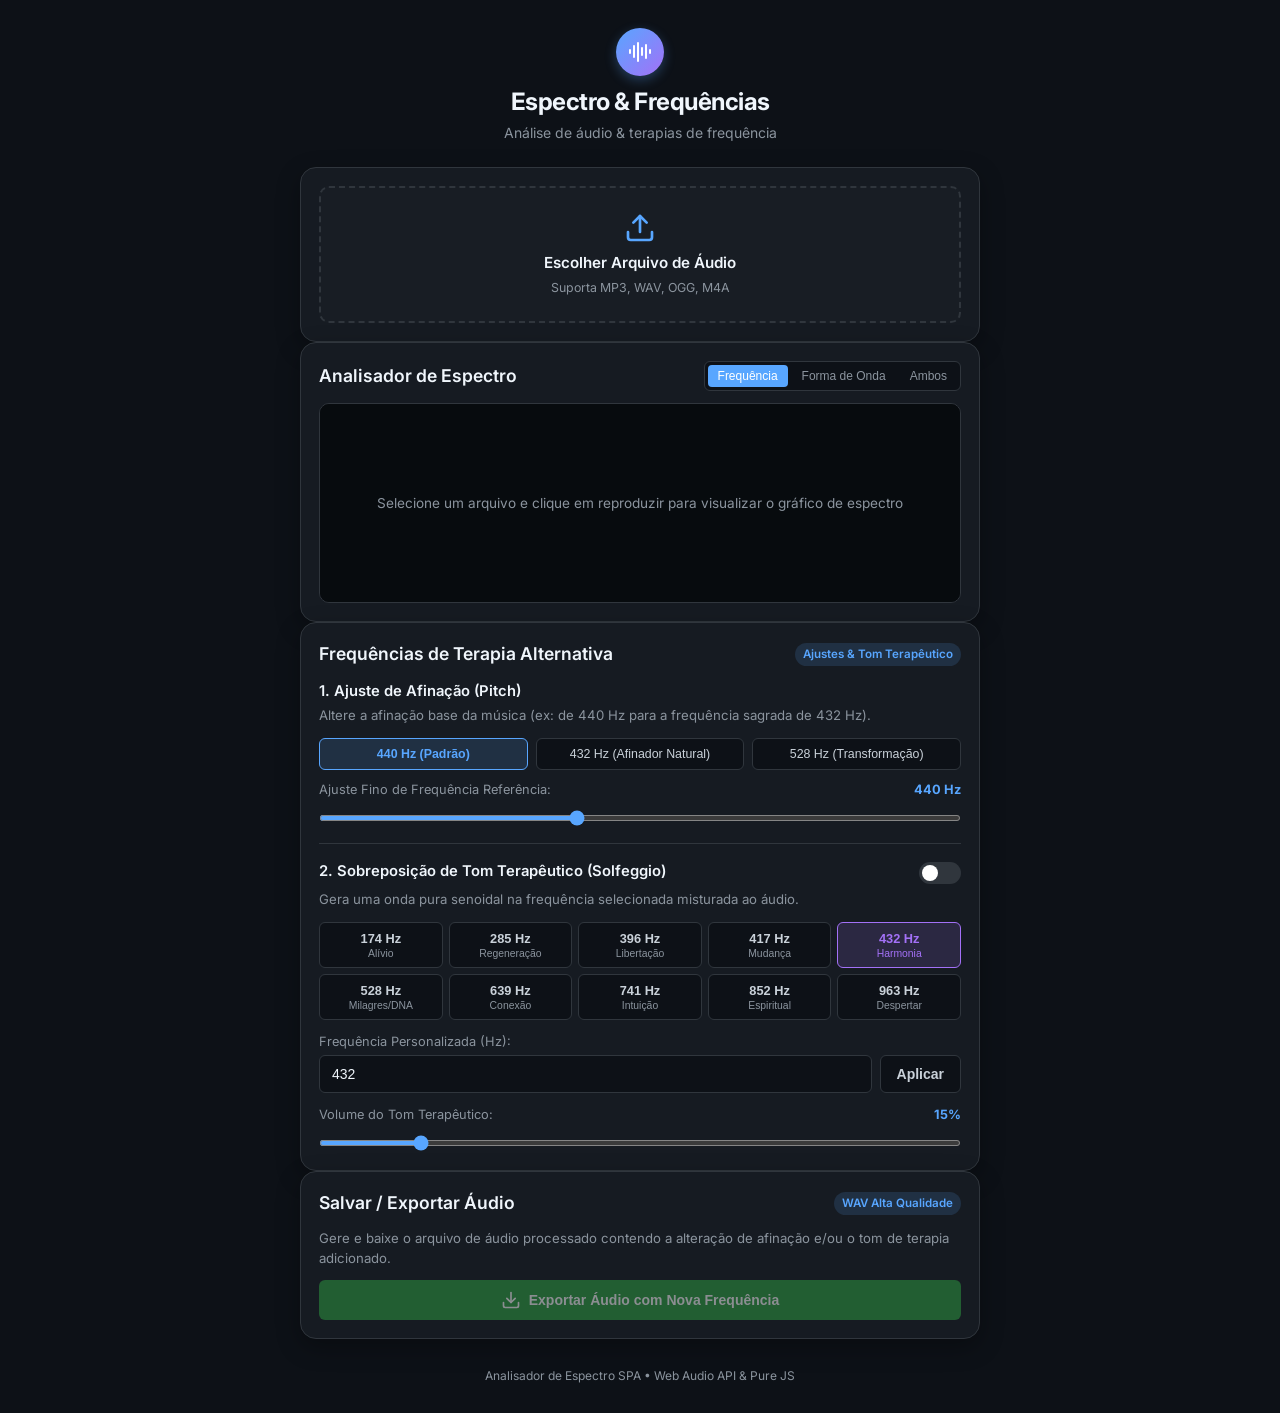
<file: index.html>
<!DOCTYPE html>
<html lang="pt-BR">
<head>
  <meta charset="UTF-8">
  <meta name="viewport" content="width=device-width, initial-scale=1.0">
  <title>Analisador de Espectro & Frequências</title>
  <link rel="stylesheet" href="style.css">
  <link rel="preconnect" href="https://fonts.googleapis.com">
  <link rel="preconnect" href="https://fonts.gstatic.com" crossorigin>
  <link href="https://fonts.googleapis.com/css2?family=Inter:wght@300;400;500;600;700&display=swap" rel="stylesheet">
</head>
<body>
  <div class="app-container">
    <header class="app-header">
      <div class="logo-badge">
        <svg width="24" height="24" viewBox="0 0 24 24" fill="none" stroke="currentColor" stroke-width="2" stroke-linecap="round" stroke-linejoin="round">
          <path d="M2 10v3M6 6v11M10 3v18M14 8v7M18 5v13M22 10v3"/>
        </svg>
      </div>
      <h1>Espectro & Frequências</h1>
      <p class="subtitle">Análise de áudio & terapias de frequência</p>
    </header>

    <main class="app-main">
      <!-- File Selector Section -->
      <section class="card upload-card">
        <label for="audio-file" class="file-dropzone" id="dropzone">
          <svg class="icon-upload" width="32" height="32" viewBox="0 0 24 24" fill="none" stroke="currentColor" stroke-width="2" stroke-linecap="round" stroke-linejoin="round">
            <path d="M21 15v4a2 2 0 0 1-2 2H5a2 2 0 0 1-2-2v-4"/>
            <polyline points="17 8 12 3 7 8"/>
            <line x1="12" y1="3" x2="12" y2="15"/>
          </svg>
          <span class="dropzone-title" id="file-label-text">Escolher Arquivo de Áudio</span>
          <span class="dropzone-subtitle">Suporta MP3, WAV, OGG, M4A</span>
          <input type="file" id="audio-file" accept="audio/*" class="visually-hidden">
        </label>
      </section>

      <!-- Player Controls & Info -->
      <section class="card player-card hidden" id="player-section">
        <div class="track-info">
          <span class="track-name" id="track-name">Nenhum arquivo selecionado</span>
          <span class="track-time" id="track-time">00:00 / 00:00</span>
        </div>

        <div class="progress-bar-container" id="progress-container">
          <div class="progress-bar" id="progress-bar"></div>
        </div>

        <div class="player-controls">
          <button id="btn-play-pause" class="btn btn-primary btn-circle" title="Reproduzir / Pausar">
            <svg id="icon-play" width="24" height="24" viewBox="0 0 24 24" fill="currentColor">
              <polygon points="5 3 19 12 5 21 5 3"></polygon>
            </svg>
            <svg id="icon-pause" class="hidden" width="24" height="24" viewBox="0 0 24 24" fill="currentColor">
              <rect x="6" y="4" width="4" height="16"></rect>
              <rect x="14" y="4" width="4" height="16"></rect>
            </svg>
          </button>

          <button id="btn-stop" class="btn btn-secondary btn-circle" title="Parar">
            <svg width="18" height="18" viewBox="0 0 24 24" fill="currentColor">
              <rect x="4" y="4" width="16" height="16" rx="2"></rect>
            </svg>
          </button>

          <div class="volume-container">
            <svg width="20" height="20" viewBox="0 0 24 24" fill="none" stroke="currentColor" stroke-width="2">
              <polygon points="11 5 6 9 2 9 2 15 6 15 11 19 11 5"></polygon>
              <path d="M15.54 8.46a5 5 0 0 1 0 7.07"></path>
            </svg>
            <input type="range" id="volume-slider" min="0" max="1" step="0.01" value="1" title="Volume">
          </div>
        </div>
      </section>

      <!-- Spectrum Visualizer Section -->
      <section class="card visualizer-card">
        <div class="visualizer-header">
          <h2>Analisador de Espectro</h2>
          <div class="visualizer-modes">
            <button class="btn-chip active" data-mode="bars">Frequência</button>
            <button class="btn-chip" data-mode="wave">Forma de Onda</button>
            <button class="btn-chip" data-mode="dual">Ambos</button>
          </div>
        </div>
        <div class="canvas-wrapper">
          <canvas id="visualizer-canvas"></canvas>
          <div class="canvas-placeholder" id="canvas-placeholder">
            <span>Selecione um arquivo e clique em reproduzir para visualizar o gráfico de espectro</span>
          </div>
        </div>
      </section>

      <!-- Therapy Frequencies Section -->
      <section class="card therapy-card">
        <div class="card-header">
          <h2>Frequências de Terapia Alternativa</h2>
          <span class="badge">Ajustes & Tom Terapêutico</span>
        </div>

        <!-- Option A: Tuning Pitch Shifter -->
        <div class="therapy-block">
          <h3>1. Ajuste de Afinação (Pitch)</h3>
          <p class="section-desc">Altere a afinação base da música (ex: de 440 Hz para a frequência sagrada de 432 Hz).</p>
          <div class="pitch-preset-buttons">
            <button class="btn-preset active" data-pitch="440">440 Hz (Padrão)</button>
            <button class="btn-preset" data-pitch="432">432 Hz (Afinador Natural)</button>
            <button class="btn-preset" data-pitch="528">528 Hz (Transformação)</button>
          </div>
          <div class="slider-group">
            <div class="slider-label">
              <span>Ajuste Fino de Frequência Referência:</span>
              <strong id="pitch-val-display">440 Hz</strong>
            </div>
            <input type="range" id="pitch-slider" min="400" max="500" step="0.5" value="440">
          </div>
        </div>

        <hr class="divider">

        <!-- Option B: Solfeggio / Binaural Tone Generator Overlay -->
        <div class="therapy-block">
          <div class="toggle-header">
            <h3>2. Sobreposição de Tom Terapêutico (Solfeggio)</h3>
            <label class="switch">
              <input type="checkbox" id="tone-toggle">
              <span class="slider round"></span>
            </label>
          </div>
          <p class="section-desc">Gera uma onda pura senoidal na frequência selecionada misturada ao áudio.</p>

          <div class="solfeggio-presets">
            <button class="btn-solfeggio" data-freq="174">174 Hz <small>Alívio</small></button>
            <button class="btn-solfeggio" data-freq="285">285 Hz <small>Regeneração</small></button>
            <button class="btn-solfeggio" data-freq="396">396 Hz <small>Libertação</small></button>
            <button class="btn-solfeggio" data-freq="417">417 Hz <small>Mudança</small></button>
            <button class="btn-solfeggio active" data-freq="432">432 Hz <small>Harmonia</small></button>
            <button class="btn-solfeggio" data-freq="528">528 Hz <small>Milagres/DNA</small></button>
            <button class="btn-solfeggio" data-freq="639">639 Hz <small>Conexão</small></button>
            <button class="btn-solfeggio" data-freq="741">741 Hz <small>Intuição</small></button>
            <button class="btn-solfeggio" data-freq="852">852 Hz <small>Espiritual</small></button>
            <button class="btn-solfeggio" data-freq="963">963 Hz <small>Despertar</small></button>
          </div>

          <div class="custom-freq-group">
            <label for="custom-freq-input">Frequência Personalizada (Hz):</label>
            <div class="input-with-button">
              <input type="number" id="custom-freq-input" min="20" max="20000" step="1" value="432">
              <button id="btn-apply-custom-freq" class="btn btn-secondary">Aplicar</button>
            </div>
          </div>

          <div class="slider-group">
            <div class="slider-label">
              <span>Volume do Tom Terapêutico:</span>
              <strong id="tone-vol-display">15%</strong>
            </div>
            <input type="range" id="tone-vol-slider" min="0" max="1" step="0.01" value="0.15">
          </div>
        </div>
      </section>

      <!-- Audio Export Section -->
      <section class="card export-card">
        <div class="card-header">
          <h2>Salvar / Exportar Áudio</h2>
          <span class="badge">WAV Alta Qualidade</span>
        </div>
        <p class="section-desc">Gere e baixe o arquivo de áudio processado contendo a alteração de afinação e/ou o tom de terapia adicionado.</p>

        <div class="export-controls">
          <button id="btn-export-audio" class="btn btn-accent btn-block" disabled>
            <svg width="20" height="20" viewBox="0 0 24 24" fill="none" stroke="currentColor" stroke-width="2" stroke-linecap="round" stroke-linejoin="round">
              <path d="M21 15v4a2 2 0 0 1-2 2H5a2 2 0 0 1-2-2v-4"/>
              <polyline points="7 10 12 15 17 10"/>
              <line x1="12" y1="15" x2="12" y2="3"/>
            </svg>
            <span>Exportar Áudio com Nova Frequência</span>
          </button>
          <div id="export-status" class="export-status hidden">
            <div class="spinner hidden" id="export-spinner"></div>
            <span id="export-status-text">Processando áudio...</span>
          </div>
        </div>
      </section>
    </main>

    <footer class="app-footer">
      <p>Analisador de Espectro SPA &bull; Web Audio API & Pure JS</p>
    </footer>
  </div>

  <script src="app.js"></script>
</body>
</html>
</file>
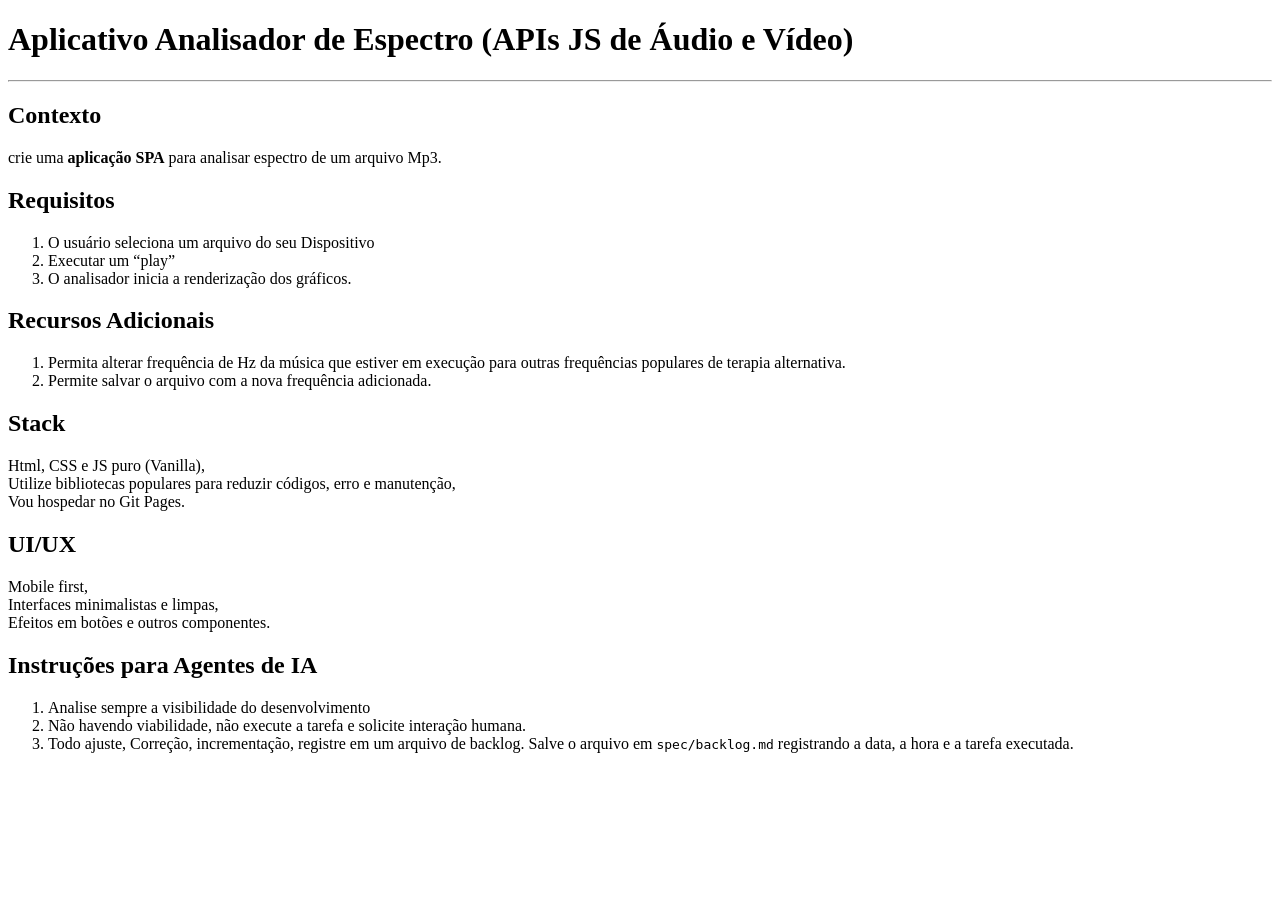
<file: Spec/Welcome file.html>
﻿<!DOCTYPE html>
<html>

<head>
  <meta charset="utf-8">
  <meta name="viewport" content="width=device-width, initial-scale=1.0">
  <title>Welcome file</title>
  <link rel="stylesheet" href="https://stackedit.io/style.css" />
</head>

<body class="stackedit">
  <div class="stackedit__html"><h1 id="aplicativo-analisador-de-espectro-apis-js-de-áudio-e-vídeo">Aplicativo Analisador de Espectro (APIs JS de Áudio e Vídeo)</h1>
<hr>
<h2 id="contexto">Contexto</h2>
<p>crie uma <strong>aplicação SPA</strong> para analisar espectro de um arquivo Mp3.</p>
<h2 id="requisitos">Requisitos</h2>
<ol>
<li>O usuário seleciona um arquivo do seu Dispositivo</li>
<li>Executar um “play”</li>
<li>O analisador inicia a renderização dos gráficos.</li>
</ol>
<h2 id="recursos-adicionais">Recursos Adicionais</h2>
<ol>
<li>Permita alterar frequência de Hz da música que estiver em execução para outras frequências populares de terapia alternativa.</li>
<li>Permite salvar o arquivo com a nova frequência adicionada.</li>
</ol>
<h2 id="stack">Stack</h2>
<p>Html, CSS e JS puro (Vanilla),<br>
Utilize bibliotecas populares para reduzir códigos, erro e manutenção,<br>
Vou hospedar no Git Pages.</p>
<h2 id="uiux">UI/UX</h2>
<p>Mobile first,<br>
Interfaces minimalistas e limpas,<br>
Efeitos em botões e outros componentes.</p>
<h2 id="instruções-para-agentes-de-ia">Instruções para Agentes de IA</h2>
<ol>
<li>Analise sempre a visibilidade do desenvolvimento</li>
<li>Não havendo viabilidade, não execute a tarefa e solicite interação humana.</li>
<li>Todo ajuste, Correção, incrementação, registre em um arquivo de backlog. Salve o arquivo em <code>spec/backlog.md</code> registrando a data, a hora e a tarefa executada.</li>
</ol>
</div>
</body>

</html>
</file>
<file: style.css>
/* RESET & VARIABLES */
:root {
  --bg-color: #0d1117;
  --card-bg: #161b22;
  --card-border: #30363d;
  --text-main: #c9d1d9;
  --text-muted: #8b949e;
  --text-heading: #f0f6fc;
  --primary: #58a6ff;
  --primary-hover: #79c0ff;
  --primary-alpha: rgba(88, 166, 255, 0.15);
  --accent: #2ea043;
  --accent-hover: #3fb950;
  --accent-alpha: rgba(46, 160, 67, 0.15);
  --purple: #a371f7;
  --purple-alpha: rgba(163, 113, 247, 0.15);
  --font-family: 'Inter', system-ui, -apple-system, BlinkMacSystemFont, 'Segoe UI', Roboto, sans-serif;
  --radius-lg: 16px;
  --radius-md: 10px;
  --radius-sm: 6px;
  --shadow: 0 8px 24px rgba(0, 0, 0, 0.3);
  --transition: all 0.2s cubic-bezier(0.16, 1, 0.3, 1);
}

* {
  box-sizing: border-box;
  margin: 0;
  padding: 0;
}

body {
  background-color: var(--bg-color);
  color: var(--text-main);
  font-family: var(--font-family);
  line-height: 1.5;
  min-height: 100vh;
  padding: 16px 12px;
  display: flex;
  justify-content: center;
}

/* APP CONTAINER */
.app-container {
  width: 100%;
  max-width: 680px;
  display: flex;
  flex-direction: column;
  gap: 16px;
}

/* HEADER */
.app-header {
  text-align: center;
  padding: 12px 0 8px 0;
}

.logo-badge {
  display: inline-flex;
  align-items: center;
  justify-content: center;
  width: 48px;
  height: 48px;
  border-radius: 50%;
  background: linear-gradient(135deg, var(--primary), var(--purple));
  color: #fff;
  margin-bottom: 8px;
  box-shadow: 0 4px 12px rgba(88, 166, 255, 0.3);
}

.app-header h1 {
  font-size: 1.5rem;
  font-weight: 700;
  color: var(--text-heading);
  letter-spacing: -0.5px;
}

.app-header .subtitle {
  font-size: 0.875rem;
  color: var(--text-muted);
  margin-top: 2px;
}

/* CARDS */
.card {
  background-color: var(--card-bg);
  border: 1px solid var(--card-border);
  border-radius: var(--radius-lg);
  padding: 18px;
  box-shadow: var(--shadow);
  transition: var(--transition);
}

.card-header {
  display: flex;
  align-items: center;
  justify-content: space-between;
  margin-bottom: 12px;
}

.card h2 {
  font-size: 1.1rem;
  font-weight: 600;
  color: var(--text-heading);
}

.badge {
  font-size: 0.725rem;
  padding: 3px 8px;
  border-radius: 12px;
  background-color: var(--primary-alpha);
  color: var(--primary);
  font-weight: 600;
}

.section-desc {
  font-size: 0.825rem;
  color: var(--text-muted);
  margin-bottom: 12px;
}

.divider {
  border: 0;
  height: 1px;
  background-color: var(--card-border);
  margin: 16px 0;
}

/* UPLOAD CARD / DROPZONE */
.file-dropzone {
  display: flex;
  flex-direction: column;
  align-items: center;
  justify-content: center;
  padding: 24px 16px;
  border: 2px dashed var(--card-border);
  border-radius: var(--radius-md);
  cursor: pointer;
  transition: var(--transition);
  text-align: center;
  background-color: rgba(255, 255, 255, 0.01);
}

.file-dropzone:hover, .file-dropzone.dragover {
  border-color: var(--primary);
  background-color: var(--primary-alpha);
}

.icon-upload {
  color: var(--primary);
  margin-bottom: 8px;
  transition: var(--transition);
}

.file-dropzone:hover .icon-upload {
  transform: translateY(-2px);
}

.dropzone-title {
  font-size: 0.95rem;
  font-weight: 600;
  color: var(--text-heading);
}

.dropzone-subtitle {
  font-size: 0.775rem;
  color: var(--text-muted);
  margin-top: 4px;
}

.visually-hidden {
  position: absolute;
  width: 1px;
  height: 1px;
  padding: 0;
  margin: -1px;
  overflow: hidden;
  clip: rect(0, 0, 0, 0);
  border: 0;
}

/* PLAYER CARD */
.track-info {
  display: flex;
  justify-content: space-between;
  align-items: center;
  font-size: 0.85rem;
  margin-bottom: 8px;
}

.track-name {
  font-weight: 600;
  color: var(--text-heading);
  white-space: nowrap;
  overflow: hidden;
  text-overflow: ellipsis;
  max-width: 70%;
}

.track-time {
  font-family: monospace;
  color: var(--text-muted);
  font-size: 0.8rem;
}

.progress-bar-container {
  height: 6px;
  background-color: var(--card-border);
  border-radius: 3px;
  cursor: pointer;
  overflow: hidden;
  margin-bottom: 14px;
  position: relative;
}

.progress-bar {
  height: 100%;
  width: 0%;
  background: linear-gradient(90deg, var(--primary), var(--purple));
  border-radius: 3px;
  transition: width 0.1s linear;
}

.player-controls {
  display: flex;
  align-items: center;
  gap: 12px;
}

.btn-circle {
  width: 44px;
  height: 44px;
  border-radius: 50%;
  display: inline-flex;
  align-items: center;
  justify-content: center;
  padding: 0;
  flex-shrink: 0;
}

.volume-container {
  display: flex;
  align-items: center;
  gap: 8px;
  margin-left: auto;
  color: var(--text-muted);
}

.volume-container input[type="range"] {
  width: 80px;
}

/* VISUALIZER CARD */
.visualizer-header {
  display: flex;
  justify-content: space-between;
  align-items: center;
  margin-bottom: 12px;
  flex-wrap: wrap;
  gap: 8px;
}

.visualizer-modes {
  display: flex;
  gap: 4px;
  background-color: var(--bg-color);
  padding: 3px;
  border-radius: var(--radius-sm);
  border: 1px solid var(--card-border);
}

.btn-chip {
  background: transparent;
  border: none;
  color: var(--text-muted);
  padding: 4px 10px;
  font-size: 0.75rem;
  font-weight: 500;
  border-radius: 4px;
  cursor: pointer;
  transition: var(--transition);
}

.btn-chip.active {
  background-color: var(--primary);
  color: #fff;
}

.canvas-wrapper {
  position: relative;
  width: 100%;
  height: 200px;
  background-color: #080b0f;
  border-radius: var(--radius-md);
  border: 1px solid var(--card-border);
  overflow: hidden;
}

canvas {
  width: 100%;
  height: 100%;
  display: block;
}

.canvas-placeholder {
  position: absolute;
  inset: 0;
  display: flex;
  align-items: center;
  justify-content: center;
  text-align: center;
  padding: 20px;
  color: var(--text-muted);
  font-size: 0.85rem;
  background-color: rgba(8, 11, 15, 0.85);
  pointer-events: none;
  transition: var(--transition);
}

.canvas-placeholder.hidden {
  opacity: 0;
  visibility: hidden;
}

/* THERAPY CARD */
.therapy-block h3 {
  font-size: 0.925rem;
  font-weight: 600;
  color: var(--text-heading);
  margin-bottom: 4px;
}

.pitch-preset-buttons {
  display: grid;
  grid-template-columns: repeat(3, 1fr);
  gap: 8px;
  margin: 10px 0;
}

.btn-preset {
  background-color: var(--bg-color);
  border: 1px solid var(--card-border);
  color: var(--text-main);
  padding: 8px;
  font-size: 0.775rem;
  font-weight: 500;
  border-radius: var(--radius-sm);
  cursor: pointer;
  transition: var(--transition);
}

.btn-preset:hover {
  border-color: var(--primary);
  color: var(--primary);
}

.btn-preset.active {
  background-color: var(--primary-alpha);
  border-color: var(--primary);
  color: var(--primary);
  font-weight: 600;
}

.slider-group {
  margin-top: 10px;
}

.slider-label {
  display: flex;
  justify-content: space-between;
  font-size: 0.8rem;
  color: var(--text-muted);
  margin-bottom: 4px;
}

.slider-label strong {
  color: var(--primary);
}

input[type="range"] {
  width: 100%;
  height: 6px;
  border-radius: 3px;
  background: var(--card-border);
  outline: none;
  accent-color: var(--primary);
  cursor: pointer;
}

/* SOLFEGGIO PRESETS */
.toggle-header {
  display: flex;
  justify-content: space-between;
  align-items: center;
  margin-bottom: 4px;
}

/* Toggle Switch Component */
.switch {
  position: relative;
  display: inline-block;
  width: 42px;
  height: 22px;
}

.switch input {
  opacity: 0;
  width: 0;
  height: 0;
}

.slider.round {
  position: absolute;
  cursor: pointer;
  inset: 0;
  background-color: var(--card-border);
  transition: .2s;
  border-radius: 22px;
}

.slider.round:before {
  position: absolute;
  content: "";
  height: 16px;
  width: 16px;
  left: 3px;
  bottom: 3px;
  background-color: white;
  transition: .2s;
  border-radius: 50%;
}

input:checked + .slider.round {
  background-color: var(--purple);
}

input:checked + .slider.round:before {
  transform: translateX(20px);
}

.solfeggio-presets {
  display: grid;
  grid-template-columns: repeat(5, 1fr);
  gap: 6px;
  margin: 12px 0;
}

@media (max-width: 480px) {
  .solfeggio-presets {
    grid-template-columns: repeat(3, 1fr);
  }
}

.btn-solfeggio {
  background-color: var(--bg-color);
  border: 1px solid var(--card-border);
  color: var(--text-main);
  padding: 8px 4px;
  border-radius: var(--radius-sm);
  cursor: pointer;
  transition: var(--transition);
  display: flex;
  flex-direction: column;
  align-items: center;
  font-size: 0.8rem;
  font-weight: 600;
}

.btn-solfeggio small {
  font-size: 0.65rem;
  font-weight: 400;
  color: var(--text-muted);
  margin-top: 2px;
}

.btn-solfeggio:hover {
  border-color: var(--purple);
  color: var(--purple);
}

.btn-solfeggio.active {
  background-color: var(--purple-alpha);
  border-color: var(--purple);
  color: var(--purple);
}

.btn-solfeggio.active small {
  color: var(--purple);
}

.custom-freq-group {
  margin: 12px 0;
  font-size: 0.8rem;
  color: var(--text-muted);
}

.custom-freq-group label {
  display: block;
  margin-bottom: 4px;
}

.input-with-button {
  display: flex;
  gap: 8px;
}

.input-with-button input[type="number"] {
  flex: 1;
  background-color: var(--bg-color);
  border: 1px solid var(--card-border);
  border-radius: var(--radius-sm);
  padding: 8px 12px;
  color: var(--text-heading);
  font-size: 0.875rem;
  outline: none;
}

.input-with-button input[type="number"]:focus {
  border-color: var(--purple);
}

/* BUTTON STYLES & EFFECTS */
.btn {
  border: none;
  border-radius: var(--radius-sm);
  padding: 10px 16px;
  font-size: 0.875rem;
  font-weight: 600;
  cursor: pointer;
  display: inline-flex;
  align-items: center;
  justify-content: center;
  gap: 8px;
  transition: var(--transition);
  user-select: none;
}

.btn:active {
  transform: scale(0.97);
}

.btn:disabled {
  opacity: 0.5;
  cursor: not-allowed;
  transform: none;
}

.btn-primary {
  background-color: var(--primary);
  color: #000;
}

.btn-primary:hover:not(:disabled) {
  background-color: var(--primary-hover);
  box-shadow: 0 0 12px rgba(88, 166, 255, 0.4);
}

.btn-secondary {
  background-color: var(--bg-color);
  border: 1px solid var(--card-border);
  color: var(--text-main);
}

.btn-secondary:hover:not(:disabled) {
  border-color: var(--text-muted);
  color: var(--text-heading);
}

.btn-accent {
  background-color: var(--accent);
  color: #fff;
}

.btn-accent:hover:not(:disabled) {
  background-color: var(--accent-hover);
  box-shadow: 0 0 12px rgba(46, 160, 67, 0.4);
}

.btn-block {
  width: 100%;
}

/* EXPORT STATUS & SPINNER */
.export-status {
  display: flex;
  align-items: center;
  justify-content: center;
  gap: 10px;
  margin-top: 12px;
  font-size: 0.85rem;
  color: var(--text-muted);
}

.spinner {
  width: 16px;
  height: 16px;
  border: 2px solid var(--card-border);
  border-top-color: var(--accent);
  border-radius: 50%;
  animation: spin 0.8s linear infinite;
}

@keyframes spin {
  to { transform: rotate(360deg); }
}

/* UTILITIES */
.hidden {
  display: none !important;
}

.app-footer {
  text-align: center;
  padding: 12px;
  font-size: 0.75rem;
  color: var(--text-muted);
}
</file>
